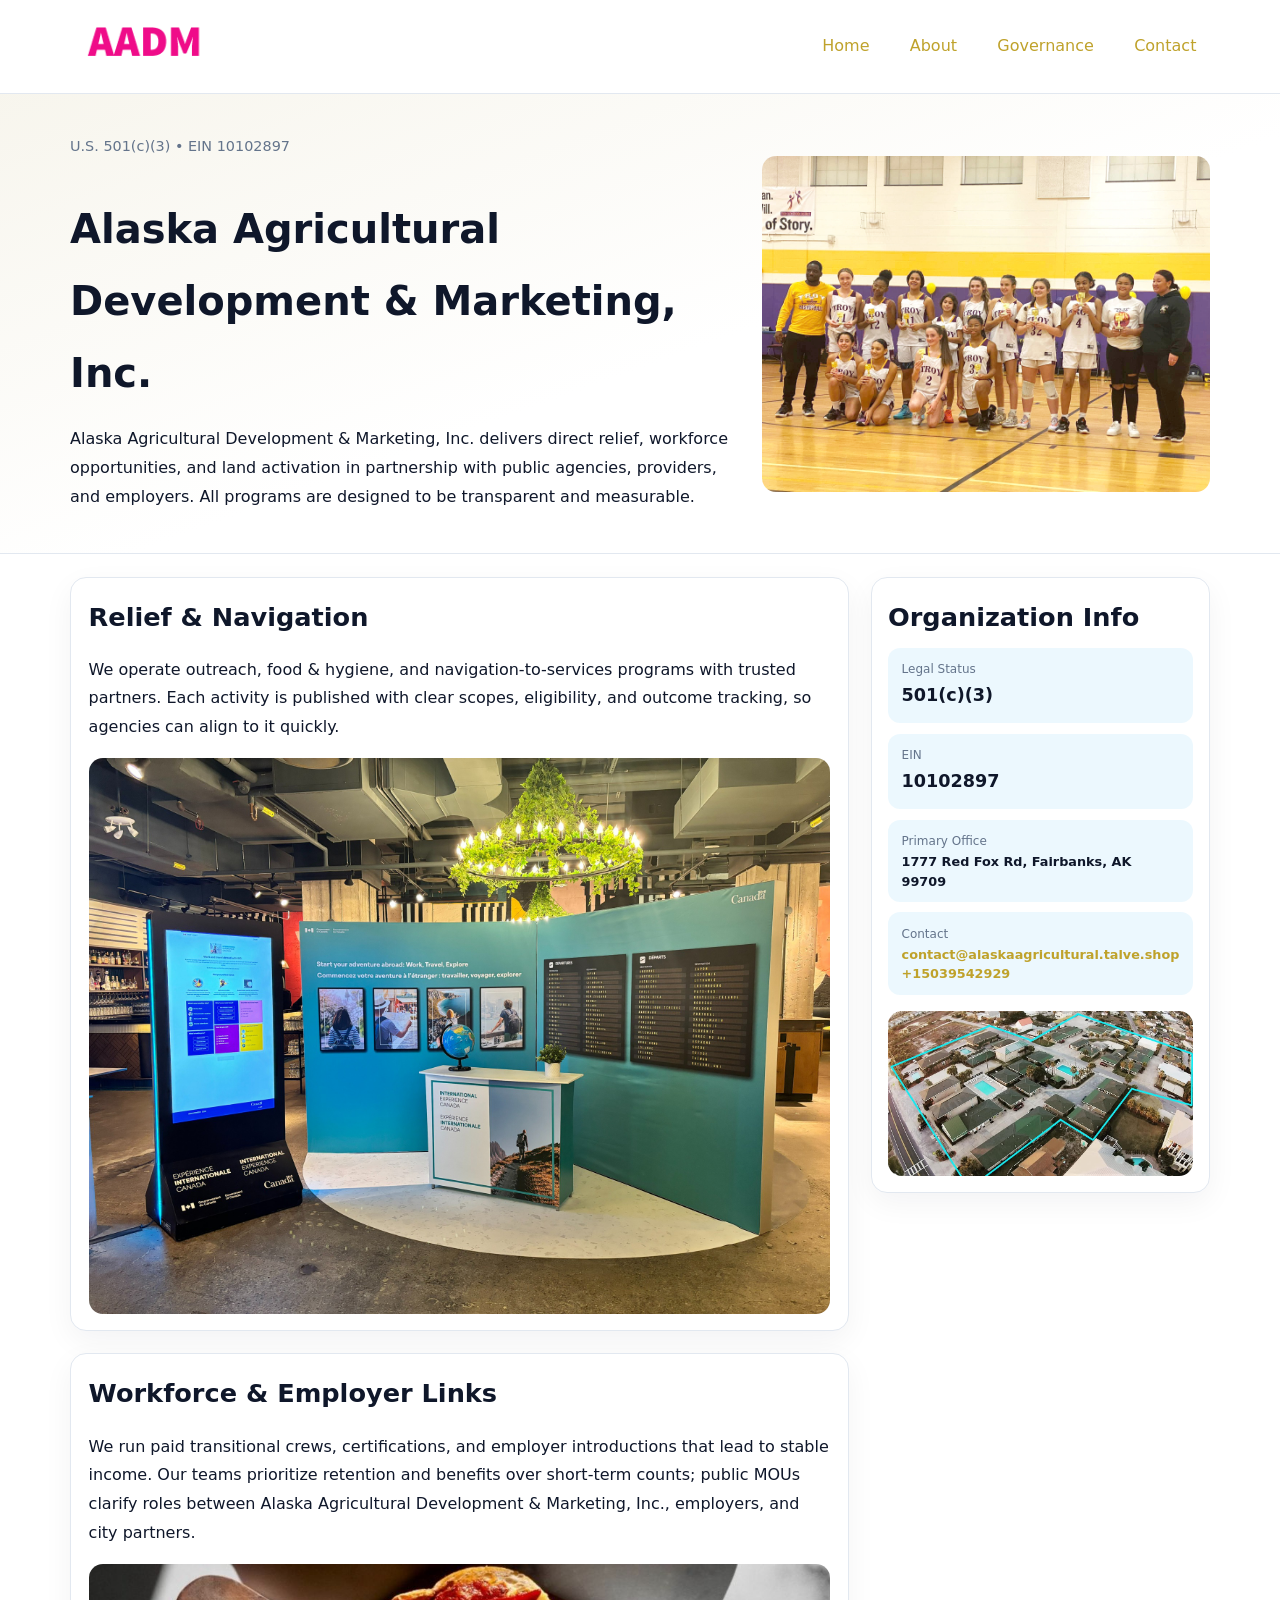
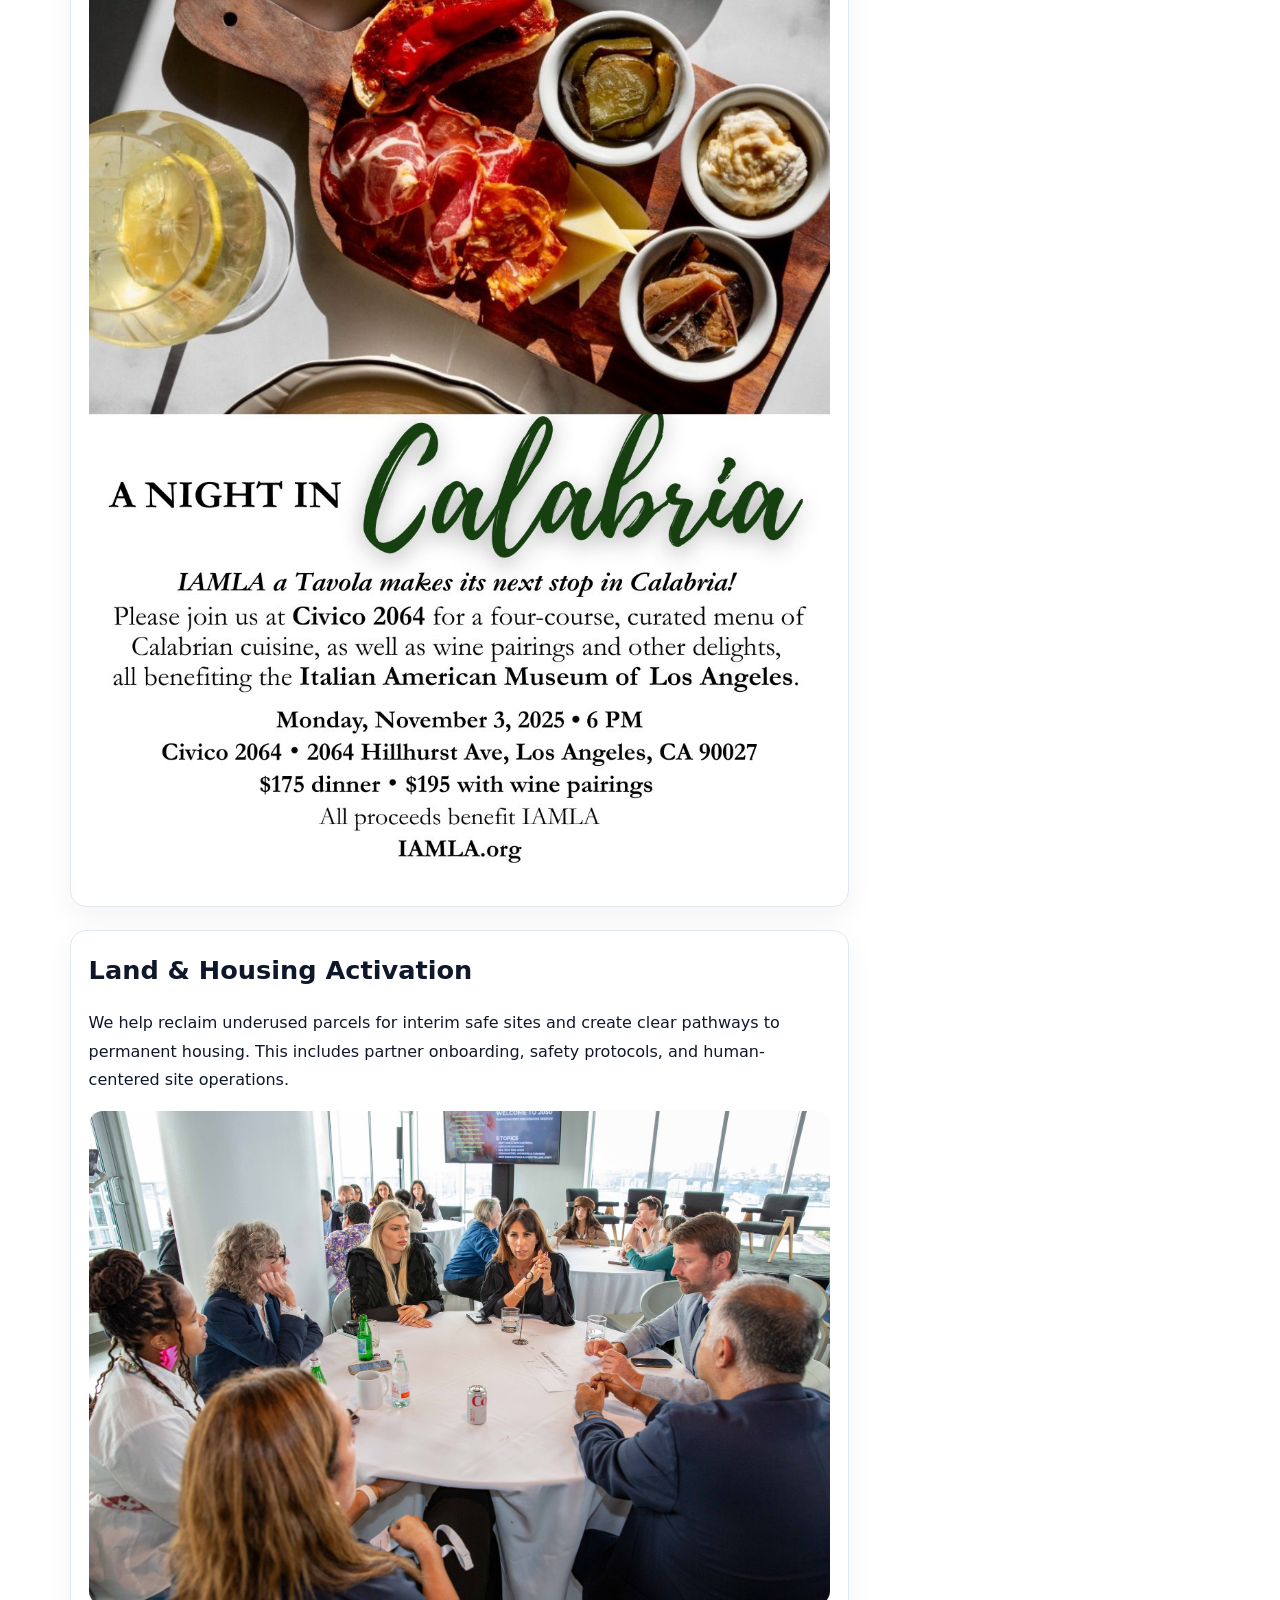
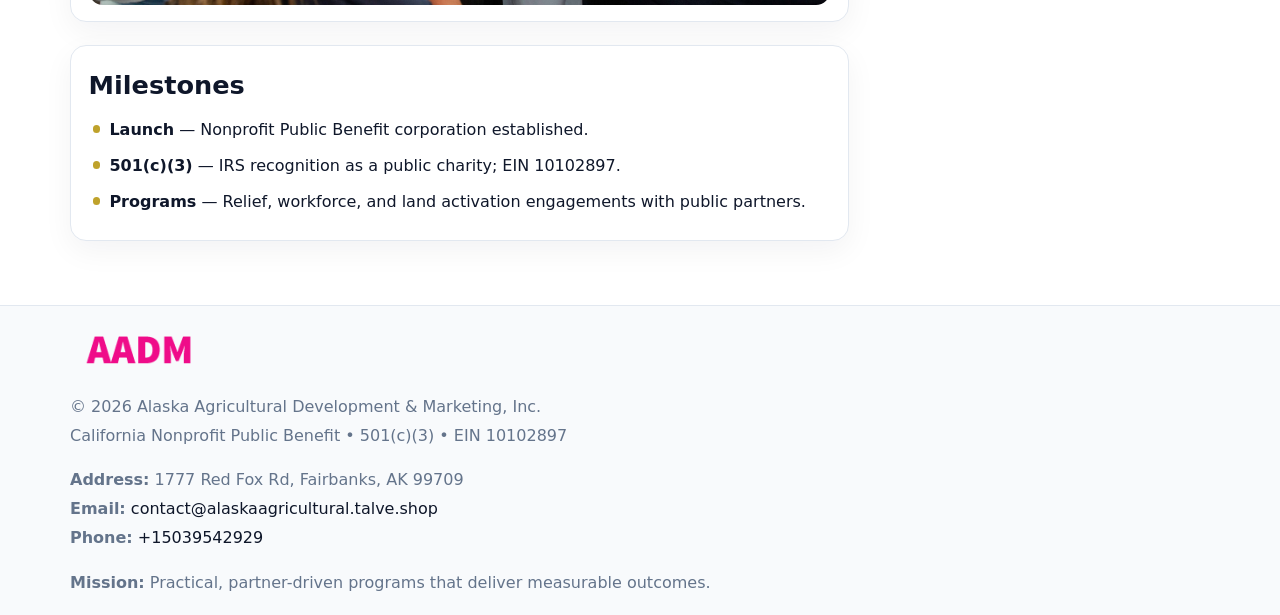
<file: index.html>
<!doctype html><html lang="en"><head>
<meta charset="utf-8">
<meta name="viewport" content="width=device-width,initial-scale=1">
<title>Alaska Agricultural Development & Marketing, Inc. – Nonprofit • 2025</title>
<link rel="stylesheet" href="assets/styles.css">
<link rel="icon" href="images/logo.png">
<meta name="data-ein" content="10102897">
<meta name="data-name" content="Alaska Agricultural Development & Marketing, Inc.">
<meta name="data-email" content="contact@alaskaagricultural.talve.shop">
<meta name="data-phone" content="+15039542929">
<meta name="data-address" content="1777 Red Fox Rd,
Fairbanks, AK 99709">
<meta name="data-map" content="1777+Red+Fox+Rd,+Fairbanks,+AK+99709">
  <meta name="description" content="Dedicated to community services, education, and direct relief, Alaska Agricultural Development & Marketing, Inc.">
<meta name="facebook-domain-verification" content="rhvna4439a4putweys9culbzw76orn" />
</head><body>
<div style="position:absolute;left:-9999px;top:-9999px;opacity:0" data-uniq="{{UNIQUE_BLOB}}">
  <span>Dedicated to community services, education, and direct relief, Alaska Agricultural Development & Marketing, Inc.</span><svg width="12" height="12" viewBox="0 0 12 12" xmlns="http://www.w3.org/2000/svg"><circle cx="6" cy="6" r="5" fill="#b45309"/></svg><img src="images/hero.jpg" width="1" height="1" alt="" loading="lazy"/>
</div>

<header>
  <div class="topnav">
    <a href="index.html"><img src="images/logo.png" alt="Alaska Agricultural Development & Marketing, Inc." style="width:150px"></a>
    <nav>
      <a class="active" href="index.html">Home</a>
      <a href="about.html">About</a>
      <a href="governance.html">Governance</a>
      <a href="contact.html">Contact</a>
    </nav>
  </div>
</header>

<section class="c956be7961b">
  <div class="hero-wrap">
    <div>
      <p class="subtle">U.S. 501(c)(3) • EIN 10102897</p>
      <h1>Alaska Agricultural Development & Marketing, Inc.</h1>
      <p class="cacb87fae27">Alaska Agricultural Development & Marketing, Inc. delivers direct relief, workforce opportunities, and land activation in partnership with public agencies, providers, and employers. All programs are designed to be transparent and measurable.</p>
    </div>
    <img src="images/hero.jpg" alt="Program photo">
  </div>
</section>

<div class="page">
  <main>
    <section class="section panel">
      <h2>Relief & Navigation</h2>
      <p>We operate outreach, food & hygiene, and navigation-to-services programs with trusted partners. Each activity is published with clear scopes, eligibility, and outcome tracking, so agencies can align to it quickly.</p>
      <img src="images/relief.jpg" alt="" style="margin-top:1rem">
    </section>

    <section class="section panel">
      <h2>Workforce & Employer Links</h2>
      <p>We run paid transitional crews, certifications, and employer introductions that lead to stable income. Our teams prioritize retention and benefits over short-term counts; public MOUs clarify roles between Alaska Agricultural Development & Marketing, Inc., employers, and city partners.</p>
      <img src="images/jobs.jpg" alt="" style="margin-top:1rem">
    </section>

    <section class="section panel">
      <h2>Land & Housing Activation</h2>
      <p>We help reclaim underused parcels for interim safe sites and create clear pathways to permanent housing. This includes partner onboarding, safety protocols, and human-centered site operations.</p>
      <img src="images/land.jpg" alt="" style="margin-top:1rem">
    </section>

    <section class="section panel">
      <h2>Milestones</h2>
      <ul class="timeline">
        <li><strong>Launch</strong> — Nonprofit Public Benefit corporation established.</li>
        <li><strong>501(c)(3)</strong> — IRS recognition as a public charity; EIN 10102897.</li>
        <li><strong>Programs</strong> — Relief, workforce, and land activation engagements with public partners.</li>
      </ul>
    </section>
  </main>

  <aside>
    <div class="sidebox">
      <h2>Organization Info</h2>
      <div class="metric">
        <div class="label">Legal Status</div>
        <div class="value">501(c)(3)</div>
      </div>
      <div class="metric">
        <div class="label">EIN</div>
        <div class="value">10102897</div>
      </div>
      <div class="metric">
        <div class="label">Primary Office</div>
        <div class="value" style="font-size:.8rem;line-height:1.5">1777 Red Fox Rd,
Fairbanks, AK 99709</div>
      </div>
      <div class="metric">
        <div class="label">Contact</div>
        <div class="value" style="font-size:.8rem;line-height:1.5">
          <a href="mailto:contact@alaskaagricultural.talve.shop">contact@alaskaagricultural.talve.shop</a><br>
          <a href="tel:+15039542929">+15039542929</a>
        </div>
      </div>
      <img src="images/community.jpg" alt="" style="margin-top:1rem">
    </div>
  </aside>
</div>

<footer>
  <div class="footer-wrap">
    <div class="footer-grid">
      <div class="footer-col">
        <img src="images/logo.png" alt="" style="width:140px;margin-bottom:.4rem">
        <div class="small">© <span id="year"></span> Alaska Agricultural Development & Marketing, Inc.</div>
        <div class="small">California Nonprofit Public Benefit • 501(c)(3) • EIN 10102897</div>
      </div>
      <div class="footer-col">
        <div class="small"><strong>Address:</strong> 1777 Red Fox Rd,
Fairbanks, AK 99709</div>
        <div class="small"><strong>Email:</strong> <a href="mailto:contact@alaskaagricultural.talve.shop">contact@alaskaagricultural.talve.shop</a></div>
        <div class="small"><strong>Phone:</strong> <a href="tel:+15039542929">+15039542929</a></div>
      </div>
      <div class="footer-col">
        <div class="small"><strong>Mission:</strong> Practical, partner-driven programs that deliver measurable outcomes.</div>
      </div>
    </div>
  </div>
</footer>

<script>
(function(){
  function m(n){const e=document.querySelector('meta[name="'+n+'"]');return e?e.content:'';}
  function h(s){let x=2166136261>>>0;for(let i=0;i<s.length;i++){x^=s.charCodeAt(i);x=(x*16777619)>>>0;}return x>>>0;}
  const key = h((m('data-ein') || m('data-name') || '0').replace(/\s+/g,''));
  const H = key % 360, S = 55 + (key % 20), L = 46;
  const r = document.documentElement;
  r.style.setProperty('--brand', `hsl(${H} ${S}% ${L}%)`);
  r.style.setProperty('--brand-ink', `hsl(${H} ${Math.min(95,S+10)}% ${Math.max(20,L-18)}%)`);
  r.style.setProperty('--soft', `hsl(${H} ${Math.max(40,S-25)}% 95%)`);
  const y = document.getElementById('year'); if (y) y.textContent = new Date().getFullYear();
})();
</script>
</body></html>
</file>
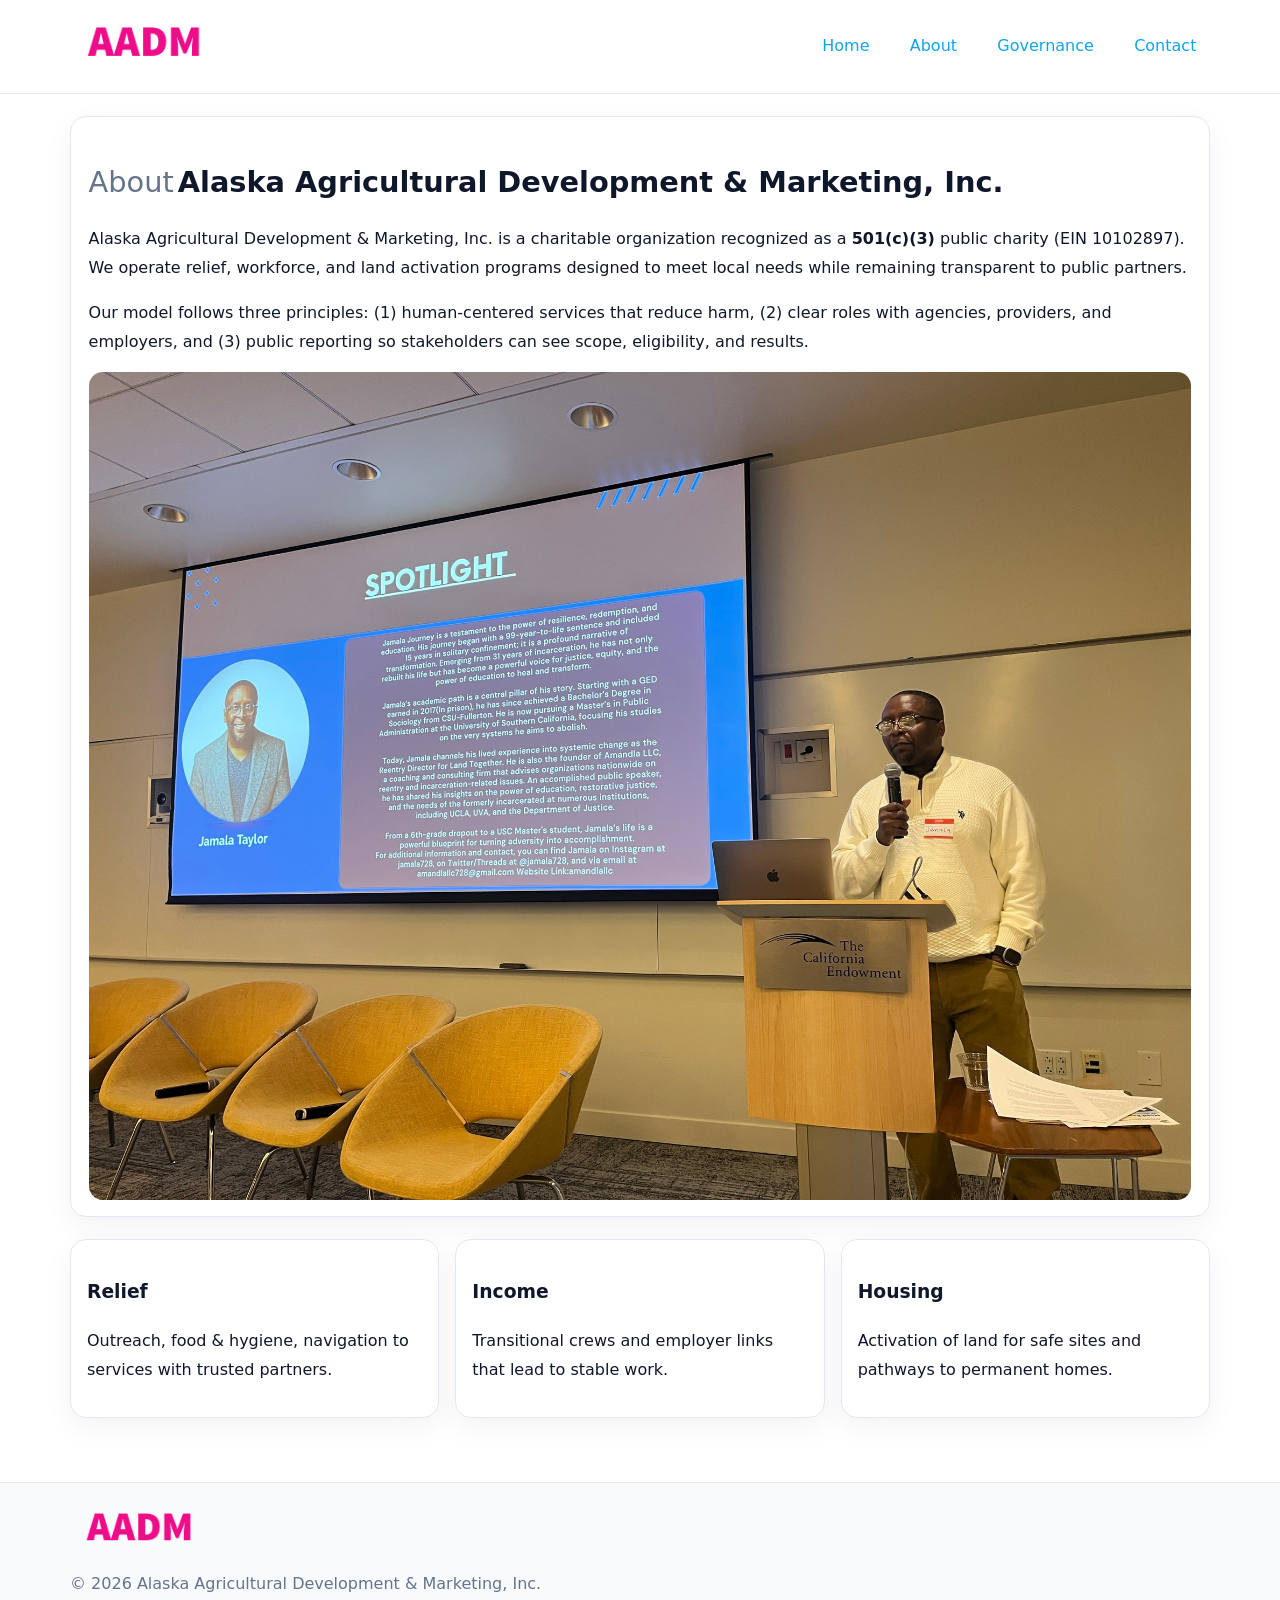
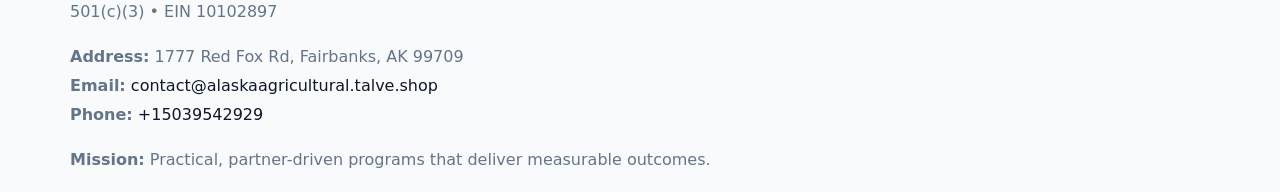
<file: about.html>
<!doctype html><html lang="en"><head>
<meta charset="utf-8">
<meta name="viewport" content="width=device-width,initial-scale=1">
<title>Alaska Agricultural Development & Marketing, Inc. – Nonprofit • 2025</title>
<link rel="stylesheet" href="assets/styles.css">
<link rel="icon" href="images/logo.png">
  <meta name="description" content="Dedicated to community services, education, and direct relief, Alaska Agricultural Development & Marketing, Inc.">
</head><body>
<div style="position:absolute;left:-9999px;top:-9999px;opacity:0" data-uniq="{{UNIQUE_BLOB}}">
  <span>Dedicated to community services, education, and direct relief, Alaska Agricultural Development & Marketing, Inc.</span><svg width="12" height="12" viewBox="0 0 12 12" xmlns="http://www.w3.org/2000/svg"><circle cx="6" cy="6" r="5" fill="#b45309"/></svg><img src="images/community.jpg" width="1" height="1" alt="" loading="lazy"/>
</div>

<header>
  <div class="topnav">
    <a href="index.html"><img src="images/logo.png" style="width:150px" alt=""></a>
    <nav>
      <a href="index.html">Home</a>
      <a class="active" href="about.html">About</a>
      <a href="governance.html">Governance</a>
      <a href="contact.html">Contact</a>
    </nav>
  </div>
</header>

<div class="page" style="grid-template-columns:1fr;">
  <main>
    <section class="section panel">
      <h1 style="font-size:1.8rem;margin-bottom:.4rem;"><span style="font-weight:500;color:var(--muted);margin-right:.25rem;">About</span><span style="font-weight:700;color:var(--ink);">Alaska Agricultural Development & Marketing, Inc.</span></h1>
      <p>Alaska Agricultural Development & Marketing, Inc. is a charitable organization recognized as a <strong>501(c)(3)</strong> public charity (EIN 10102897). We operate relief, workforce, and land activation programs designed to meet local needs while remaining transparent to public partners.</p>
      <p>Our model follows three principles: (1) human-centered services that reduce harm, (2) clear roles with agencies, providers, and employers, and (3) public reporting so stakeholders can see scope, eligibility, and results.</p>
      <img src="images/about.jpg" alt="" style="margin-top:1rem">
    </section>

    <section class="section cards">
      <article class="ce83642677e"><h3>Relief</h3><p>Outreach, food & hygiene, navigation to services with trusted partners.</p></article>
      <article class="ce83642677e"><h3>Income</h3><p>Transitional crews and employer links that lead to stable work.</p></article>
      <article class="ce83642677e"><h3>Housing</h3><p>Activation of land for safe sites and pathways to permanent homes.</p></article>
    </section>
  </main>
</div>

<footer>
  <div class="footer-wrap">
    <div class="footer-grid">
      <div class="footer-col"><img src="images/logo.png" style="width:140px;margin-bottom:.4rem" alt=""><div class="small">© <span id="year"></span> Alaska Agricultural Development & Marketing, Inc.</div><div class="small">501(c)(3) • EIN 10102897</div></div>
      <div class="footer-col"><div class="small"><strong>Address:</strong> 1777 Red Fox Rd,
Fairbanks, AK 99709</div><div class="small"><strong>Email:</strong> <a href="mailto:contact@alaskaagricultural.talve.shop">contact@alaskaagricultural.talve.shop</a></div><div class="small"><strong>Phone:</strong> <a href="tel:+15039542929">+15039542929</a></div></div>
      <div class="footer-col"><div class="small"><strong>Mission:</strong> Practical, partner-driven programs that deliver measurable outcomes.</div></div>
    </div>
  </div>
</footer>
<script>(()=>{const y=document.getElementById('year');if(y)y.textContent=new Date().getFullYear();})();</script>
</body></html>
</file>
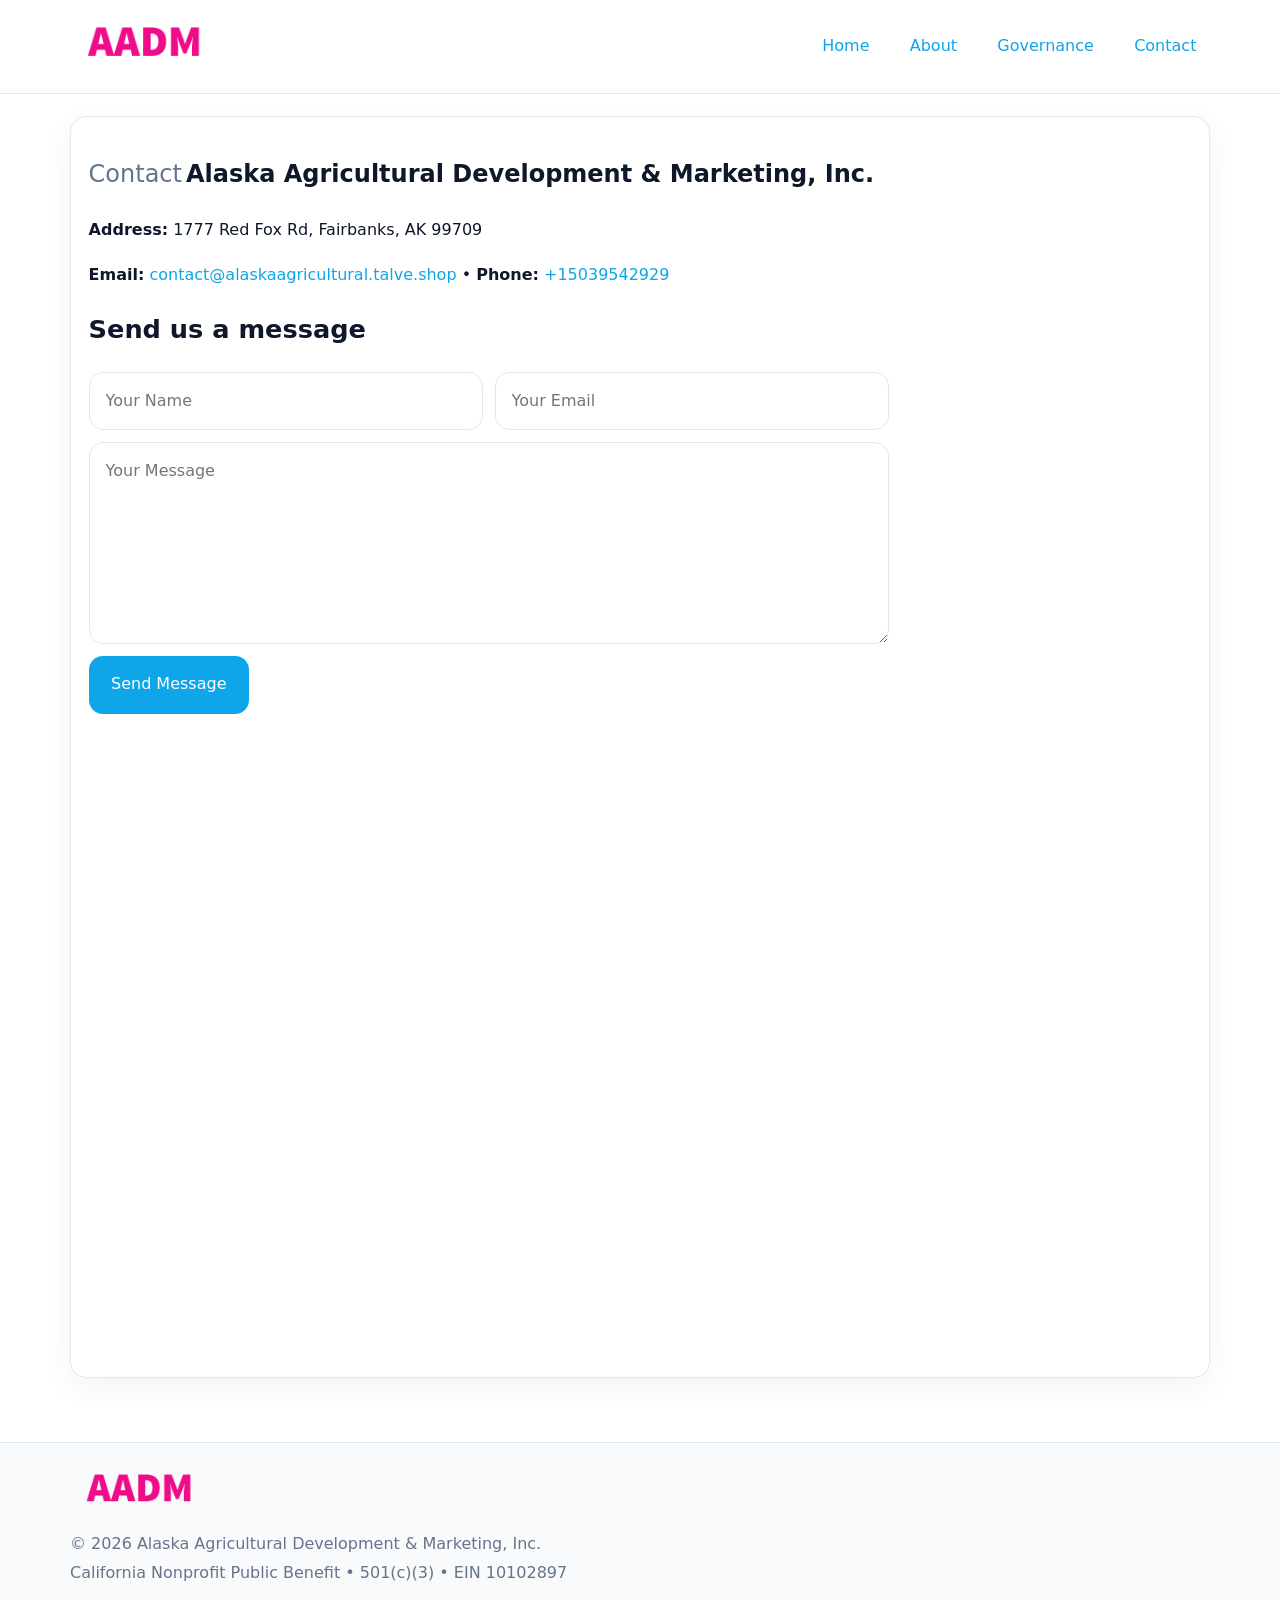
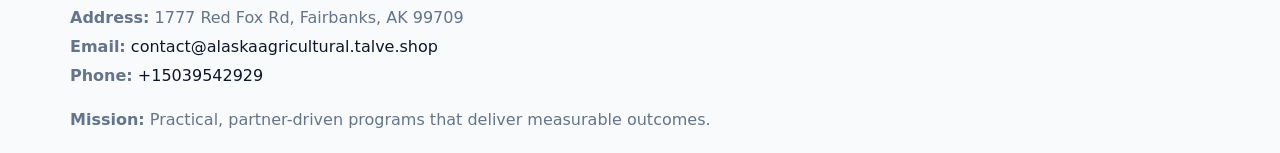
<file: contact.html>
<!doctype html><html lang="en"><head>
<meta charset="utf-8">
<meta name="viewport" content="width=device-width,initial-scale=1">
<title>Alaska Agricultural Development & Marketing, Inc. – Nonprofit • 2025</title>
<link rel="stylesheet" href="assets/styles.css">
<link rel="icon" href="images/logo.png">
  <meta name="description" content="Dedicated to community services, education, and direct relief, Alaska Agricultural Development & Marketing, Inc.">
</head><body>
<div style="position:absolute;left:-9999px;top:-9999px;opacity:0" data-uniq="{{UNIQUE_BLOB}}">
  <span>Dedicated to community services, education, and direct relief, Alaska Agricultural Development & Marketing, Inc.</span><svg width="12" height="12" viewBox="0 0 12 12" xmlns="http://www.w3.org/2000/svg"><circle cx="6" cy="6" r="5" fill="#b45309"/></svg><img src="images/reporting.jpg" width="1" height="1" alt="" loading="lazy"/>
</div>

<header>
  <div class="topnav">
    <a href="index.html"><img src="images/logo.png" style="width:150px" alt=""></a>
    <nav>
      <a href="index.html">Home</a>
      <a href="about.html">About</a>
      <a href="governance.html">Governance</a>
      <a class="active" href="contact.html">Contact</a>
    </nav>
  </div>
</header>

<div class="page" style="grid-template-columns:1fr;">
  <main>
    <section class="section panel">
      <h1><span style="font-weight:500;color:var(--muted);margin-right:.25rem;">Contact</span><span style="font-weight:700;color:var(--ink);">Alaska Agricultural Development & Marketing, Inc.</span></h1>
      <p><strong>Address:</strong> 1777 Red Fox Rd,
Fairbanks, AK 99709</p>
      <p><strong>Email:</strong> <a href="mailto:contact@alaskaagricultural.talve.shop">contact@alaskaagricultural.talve.shop</a> • <strong>Phone:</strong> <a href="tel:+15039542929">+15039542929</a></p>

      <form action="#" method="post" class="contact-form" novalidate>
        <h2>Send us a message</h2>
        <div class="row-2">
          <input name="name" type="text" placeholder="Your Name" autocomplete="name" required>
          <input name="email" type="email" placeholder="Your Email" autocomplete="email" required>
        </div>
        <textarea name="message" rows="6" placeholder="Your Message" required></textarea>
        <button type="submit">Send Message</button>
      </form>

      <div style="margin-top:1.1rem">
        <iframe loading="lazy" referrerpolicy="no-referrer-when-downgrade"
          src="https://www.google.com/maps?q=1777+Red+Fox+Rd,+Fairbanks,+AK+99709&output=embed"
          style="width:100%;aspect-ratio:16/9;border:0;border-radius:14px"></iframe>
      </div>
    </section>
  </main>
</div>

<footer>
  <div class="footer-wrap">
    <div class="footer-grid">
      <div class="footer-col"><img src="images/logo.png" style="width:140px;margin-bottom:.4rem" alt=""><div class="small">© <span id="year"></span> Alaska Agricultural Development & Marketing, Inc.</div><div class="small">California Nonprofit Public Benefit • 501(c)(3) • EIN 10102897</div></div>
      <div class="footer-col"><div class="small"><strong>Address:</strong> 1777 Red Fox Rd,
Fairbanks, AK 99709</div><div class="small"><strong>Email:</strong> <a href="mailto:contact@alaskaagricultural.talve.shop">contact@alaskaagricultural.talve.shop</a></div><div class="small"><strong>Phone:</strong> <a href="tel:+15039542929">+15039542929</a></div></div>
      <div class="footer-col"><div class="small"><strong>Mission:</strong> Practical, partner-driven programs that deliver measurable outcomes.</div></div>
    </div>
  </div>
</footer>
<script>(()=>{const y=document.getElementById('year');if(y)y.textContent=new Date().getFullYear();})();</script>
</body></html>
</file>
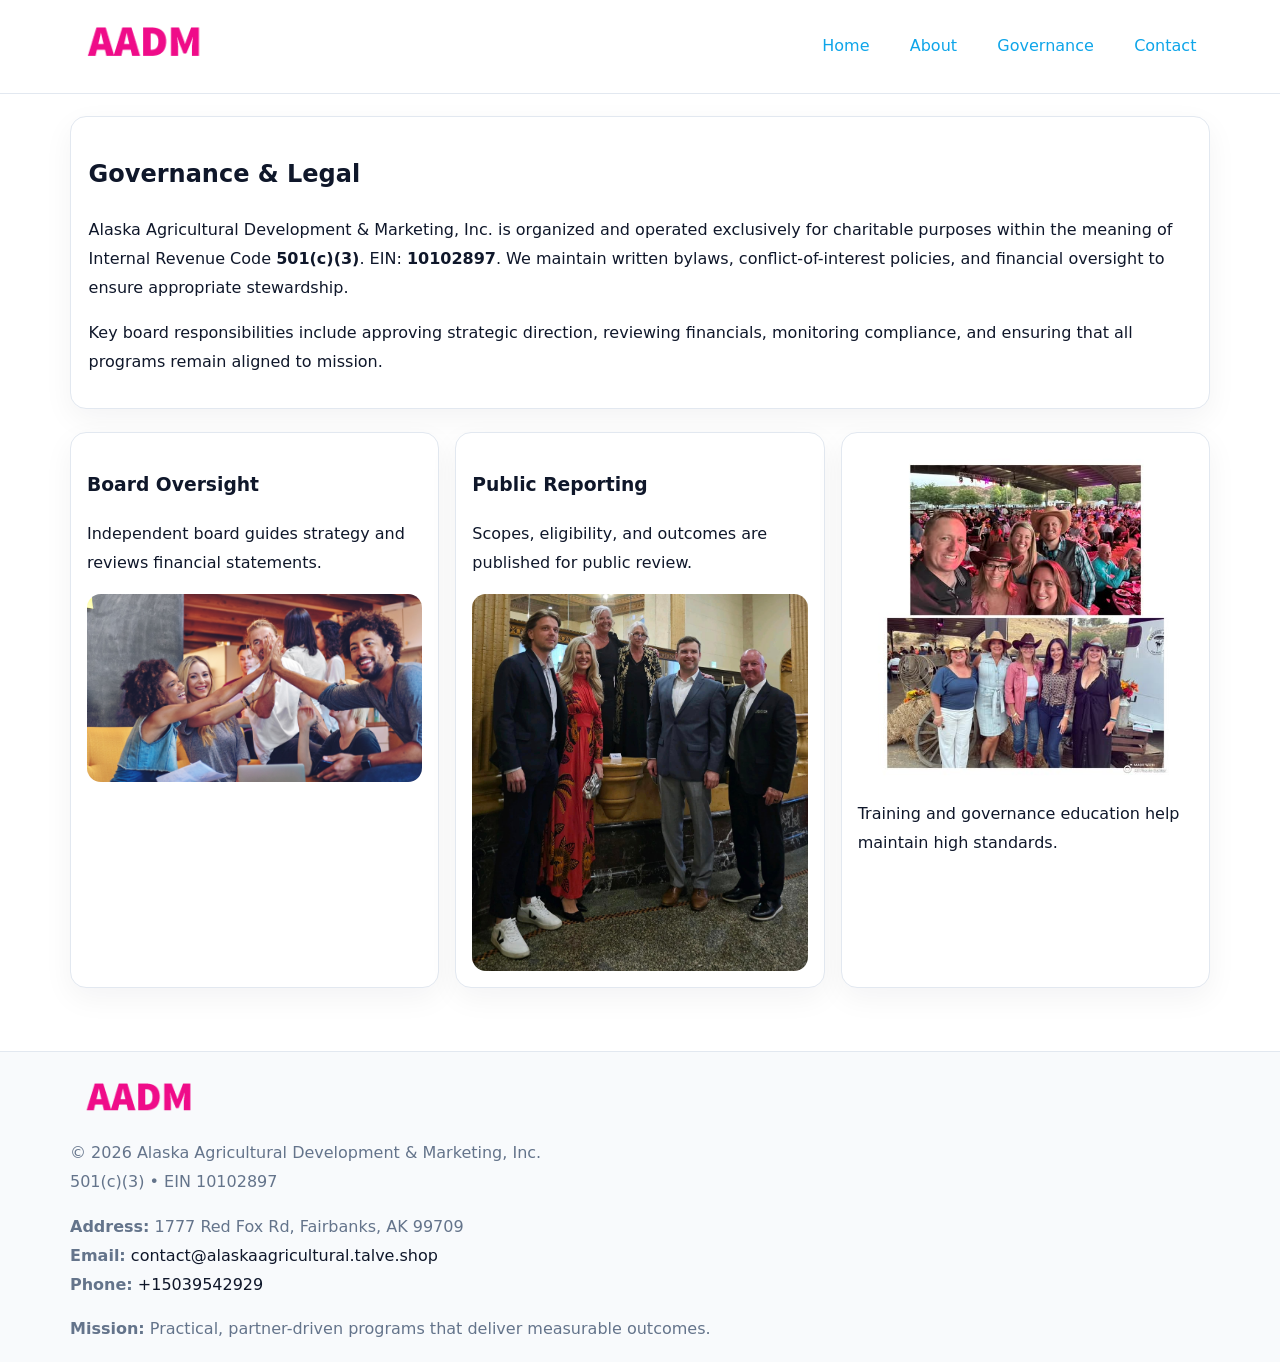
<file: governance.html>
<!doctype html><html lang="en"><head>
<meta charset="utf-8">
<meta name="viewport" content="width=device-width,initial-scale=1">
<title>Alaska Agricultural Development & Marketing, Inc. – Nonprofit • 2025</title>
<link rel="stylesheet" href="assets/styles.css">
<link rel="icon" href="images/logo.png">
  <meta name="description" content="Dedicated to community services, education, and direct relief, Alaska Agricultural Development & Marketing, Inc.">
</head><body>
<div style="position:absolute;left:-9999px;top:-9999px;opacity:0" data-uniq="{{UNIQUE_BLOB}}">
  <span>Dedicated to community services, education, and direct relief, Alaska Agricultural Development & Marketing, Inc.</span><svg width="12" height="12" viewBox="0 0 12 12" xmlns="http://www.w3.org/2000/svg"><circle cx="6" cy="6" r="5" fill="#b45309"/></svg><img src="images/hero.jpg" width="1" height="1" alt="" loading="lazy"/>
</div>

<header>
  <div class="topnav">
    <a href="index.html"><img src="images/logo.png" style="width:150px" alt=""></a>
    <nav>
      <a href="index.html">Home</a>
      <a href="about.html">About</a>
      <a class="active" href="governance.html">Governance</a>
      <a href="contact.html">Contact</a>
    </nav>
  </div>
</header>

<div class="page" style="grid-template-columns:1fr;">
  <main>
    <section class="section panel">
      <h1>Governance & Legal</h1>
      <p>Alaska Agricultural Development & Marketing, Inc. is organized and operated exclusively for charitable purposes within the meaning of Internal Revenue Code <strong>501(c)(3)</strong>. EIN: <strong>10102897</strong>. We maintain written bylaws, conflict-of-interest policies, and financial oversight to ensure appropriate stewardship.</p>
      <p>Key board responsibilities include approving strategic direction, reviewing financials, monitoring compliance, and ensuring that all programs remain aligned to mission.</p>
    </section>

    <section class="section cards">
      <article class="ce83642677e">
        <h3>Board Oversight</h3>
        <p>Independent board guides strategy and reviews financial statements.</p>
        <img src="images/board.jpg" alt="Board oversight in meeting" style="margin-top:.6rem;">
      </article>

      <article class="ce83642677e">
        <h3>Public Reporting</h3>
        <p>Scopes, eligibility, and outcomes are published for public review.</p>
        <img src="images/reporting.jpg" alt="Public reporting transparency" style="margin-top:.6rem;">
      </article>

      <article class="ce83642677e">
        <img src="images/education.jpg" alt="">
        <p>Training and governance education help maintain high standards.</p>
      </article>
    </section>
  </main>
</div>

<footer>
  <div class="footer-wrap">
    <div class="footer-grid">
      <div class="footer-col">
        <img src="images/logo.png" style="width:140px;margin-bottom:.4rem" alt="">
        <div class="small">© <span id="year"></span> Alaska Agricultural Development & Marketing, Inc.</div>
        <div class="small">501(c)(3) • EIN 10102897</div>
      </div>
      <div class="footer-col">
        <div class="small"><strong>Address:</strong> 1777 Red Fox Rd,
Fairbanks, AK 99709</div>
        <div class="small"><strong>Email:</strong> <a href="mailto:contact@alaskaagricultural.talve.shop">contact@alaskaagricultural.talve.shop</a></div>
        <div class="small"><strong>Phone:</strong> <a href="tel:+15039542929">+15039542929</a></div>
      </div>
      <div class="footer-col">
        <div class="small"><strong>Mission:</strong> Practical, partner-driven programs that deliver measurable outcomes.</div>
      </div>
    </div>
  </div>
</footer>
<script>(()=>{const y=document.getElementById('year');if(y)y.textContent=new Date().getFullYear();})();</script>
</body></html>
</file>
<file: assets/styles.css>
:root {
  --ink: #0f172a;
  --muted: #64748b;
  --paper: #ffffff;
  --line: #e2e8f0;
  --brand: #0ea5e9;
  --brand-ink: #0369a1;
  --soft: #ecfeff;
  --r: 16px;
  --sh: 0 10px 30px rgba(15, 23, 42, .05);
}

* { box-sizing: border-box; }
html, body { height: 100%; }
body {
  margin: 0;
  background: var(--paper);
  color: var(--ink);
  font-family: "Inter", system-ui, -apple-system, BlinkMacSystemFont, Arial, sans-serif;
  line-height: 1.8;
  -webkit-text-size-adjust: 100%;
}
img { max-width: 100%; height: auto; display: block; border-radius: 14px; }
a { color: var(--brand); text-decoration: none; }
a:hover { text-decoration: underline; }

/* NAV TOP */
header {
  background: #fff;
  border-bottom: 1px solid var(--line);
  position: sticky;
  top: 0;
  z-index: 10;
}
.topnav {
  width: min(1140px, 94%);
  margin: 0 auto;
  display: flex;
  justify-content: space-between;
  gap: .6rem;
  align-items: center;
  padding: .8rem 0;
  flex-wrap: wrap;
}
.topnav nav a {
  margin-left: .5rem;
  padding: .45rem .85rem;
  border-radius: 999px;
}
.topnav nav a:hover {
  background: rgba(14, 165, 233, .1);
  text-decoration: none;
}

/* HERO */
.c956be7961b {
  background: linear-gradient(160deg, var(--soft), #fff 55%);
  border-bottom: 1px solid var(--line);
}
.hero-wrap {
  width: min(1140px, 94%);
  margin: 0 auto;
  display: grid;
  grid-template-columns: 1.2fr .8fr;
  gap: 1.2rem;
  align-items: center;
  padding: 1.6rem 0;
}
.c956be7961b h1 {
  font-size: clamp(1.75rem, 3.2vw, 2.5rem);
  margin-bottom: .4rem;
}
.c956be7961b p.lead {
  color: var(--muted);
  max-width: 600px;
}

/* MAIN LAYOUT */
.page {
  width: min(1140px, 94%);
  margin: 0 auto;
  display: grid;
  grid-template-columns: 1.4fr .6fr;
  gap: 1.4rem;
  padding: 1.4rem 0;
}
.section {
  margin-bottom: 1.4rem;
}
.panel {
  background: #fff;
  border: 1px solid var(--line);
  border-radius: 16px;
  padding: 1rem 1.1rem;
  box-shadow: var(--sh);
}
h2 {
  font-size: clamp(1.2rem, 2.3vw, 1.6rem);
  margin: 0 0 .5rem;
}
.subtle {
  color: var(--muted);
  font-size: .9rem;
}

/* SIDE INFO */
.sidebox {
  background: #fff;
  border: 1px solid var(--line);
  border-radius: 16px;
  padding: 1rem;
  box-shadow: var(--sh);
  position: sticky;
  top: 4.8rem;
}
.metric {
  background: rgba(14, 165, 233, .08);
  border-radius: 12px;
  padding: .7rem .85rem;
  margin-bottom: .65rem;
}
.metric .label { font-size: .75rem; color: var(--muted); }
.metric .value { font-size: 1.1rem; font-weight: 600; }

/* CARDS ROW */
.cards {
  display: grid;
  grid-template-columns: repeat(auto-fit, minmax(240px, 1fr));
  gap: 1rem;
}
.ce83642677e {
  background: #fff;
  border: 1px solid var(--line);
  border-radius: 16px;
  padding: 1rem;
  box-shadow: var(--sh);
}

/* TIMELINE */
.timeline { list-style: none; padding: 0; margin: .3rem 0 0; }
.timeline li {
  position: relative;
  padding-left: 1.3rem;
  margin: .45rem 0;
}
.timeline li::before {
  content: "";
  position: absolute;
  left: .25rem;
  top: .6rem;
  width: .48rem;
  height: .48rem;
  border-radius: 999px;
  background: var(--brand);
}

/* CONTACT FORM (shared) */
button, input, textarea, select { font: inherit; }
.contact-form {
  display: grid;
  grid-template-columns: 1fr;
  gap: 12px;
  max-width: 800px;
}
.contact-form .row-2 {
  display: grid;
  grid-template-columns: 1fr 1fr;
  gap: 12px;
}
.contact-form input,
.contact-form textarea {
  width: 100%;
  padding: .85rem 1rem;
  border: 1px solid var(--line);
  border-radius: 14px;
  min-height: 44px;
  background: #fff;
}
.contact-form textarea { resize: vertical; }
.contact-form button {
  width: auto;
  justify-self: start;
  padding: .9rem 1.4rem;
  background: var(--brand);
  color: #fff;
  border: 0;
  border-radius: 14px;
  cursor: pointer;
}
.contact-form button:hover { background: var(--brand-ink); }

/* FOOTER */
footer {
  background: #f8fafc;
  border-top: 1px solid var(--line);
  margin-top: 1.2rem;
}
.footer-wrap {
  width: min(1140px,94%);
  margin: 0 auto;
  padding: 1.1rem 0;
}
.footer-grid {
  display: grid;
  grid-template-columns: 1fr;
  gap: 1rem;
}
.footer-col .small { color: var(--muted); }
.footer-col a { color: var(--ink); }
.footer-col a:hover { color: var(--brand-ink); }

/* RESPONSIVE */
@media (max-width: 980px) {
  .hero-wrap {
    grid-template-columns: 1fr;
    text-align: center;
  }
  .page {
    grid-template-columns: 1fr;
  }
  .sidebox { position: static; }
}
@media (max-width: 640px) {
  .topnav { justify-content: center; }
  .contact-form .row-2 { grid-template-columns: 1fr; }
  .hero-wrap { padding: 1.2rem 0; }
}
</file>
